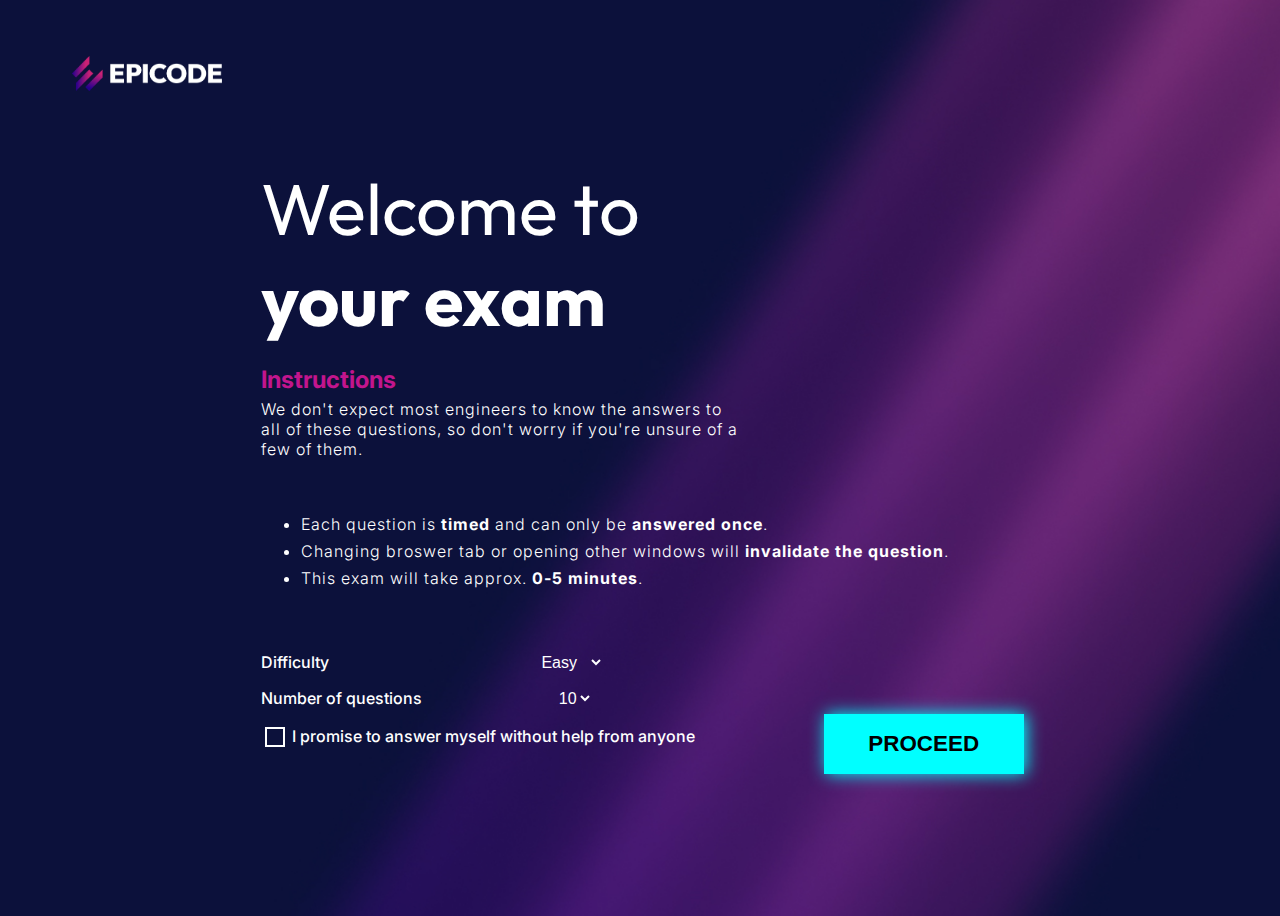
<file: index.html>
<!DOCTYPE html>
<html lang="en">
  <head>
    <meta charset="UTF-8" />
    <meta name="viewport" content="width=device-width, initial-scale=1.0" />
    <link rel="preconnect" href="https://fonts.googleapis.com" />
    <link rel="preconnect" href="https://fonts.gstatic.com" crossorigin />
    <link
      href="https://fonts.googleapis.com/css2?family=Inter:wght@100..900&family=Outfit:wght@100..900&display=swap"
      rel="stylesheet"
    />
    <link rel="stylesheet" href="/assets/css/index.css" />
    <link rel="icon" href="../Bw-1/assets/imgs/quizGameLogo.webp" type="image/svg+xml" />
    <title>•QuizGame•</title>
  </head>

  <body>
    <header>
      <img id="epicodeLogo" src="./assets/imgs/epicode_logo.png" alt="logo epicode" class="epicodeLogo" />
    </header>
    <main>
      <section id="titolo">
        <h1>Welcome to <span>your exam</span></h1>
      </section>
      <h2>Instructions</h2>
      <p>
        We don't expect most engineers to know the answers to all of these questions, so don't worry if you're unsure of
        a few of them.
      </p>

      <ul>
        <li>Each question is <span>timed</span> and can only be <span> answered once</span>.</li>
        <li>
          Changing broswer tab or opening other windows will
          <span>invalidate the question</span>.
        </li>
        <li>This exam will take approx. <span>0-5 minutes</span>.</li>
      </ul>
    </main>
    <form id="form">
      <div>
        <label for="difficulty">Difficulty</label>
        <select name="difficulty" id="diffic">
          <option value="easy">Easy</option>
          <option value="medium">Medium</option>
          <option value="hard">Hard</option>
        </select>
      </div>
      <div>
        <label for="questionNumber">Number of questions</label>
        <select name="questionNumber" id="numQuestions">
          <option value="10">10</option>
          <option value="11">11</option>
          <option value="12">12</option>
          <option value="13">13</option>
          <option value="14">14</option>
          <option value="15">15</option>
          <option value="16">16</option>
          <option value="17">17</option>
          <option value="18">18</option>
          <option value="19">19</option>
          <option value="20">20</option>
        </select>
      </div>
      <div id="checkboxContainer">
        <input type="checkbox" id="checkbox" required />
        <label for="checkbox">I promise to answer myself without help from anyone</label>
        <button id="proceedButton">PROCEED</button>
      </div>
    </form>
    <script src="/assets/JavaScript/index.js"></script>
  </body>
</html>
</file>
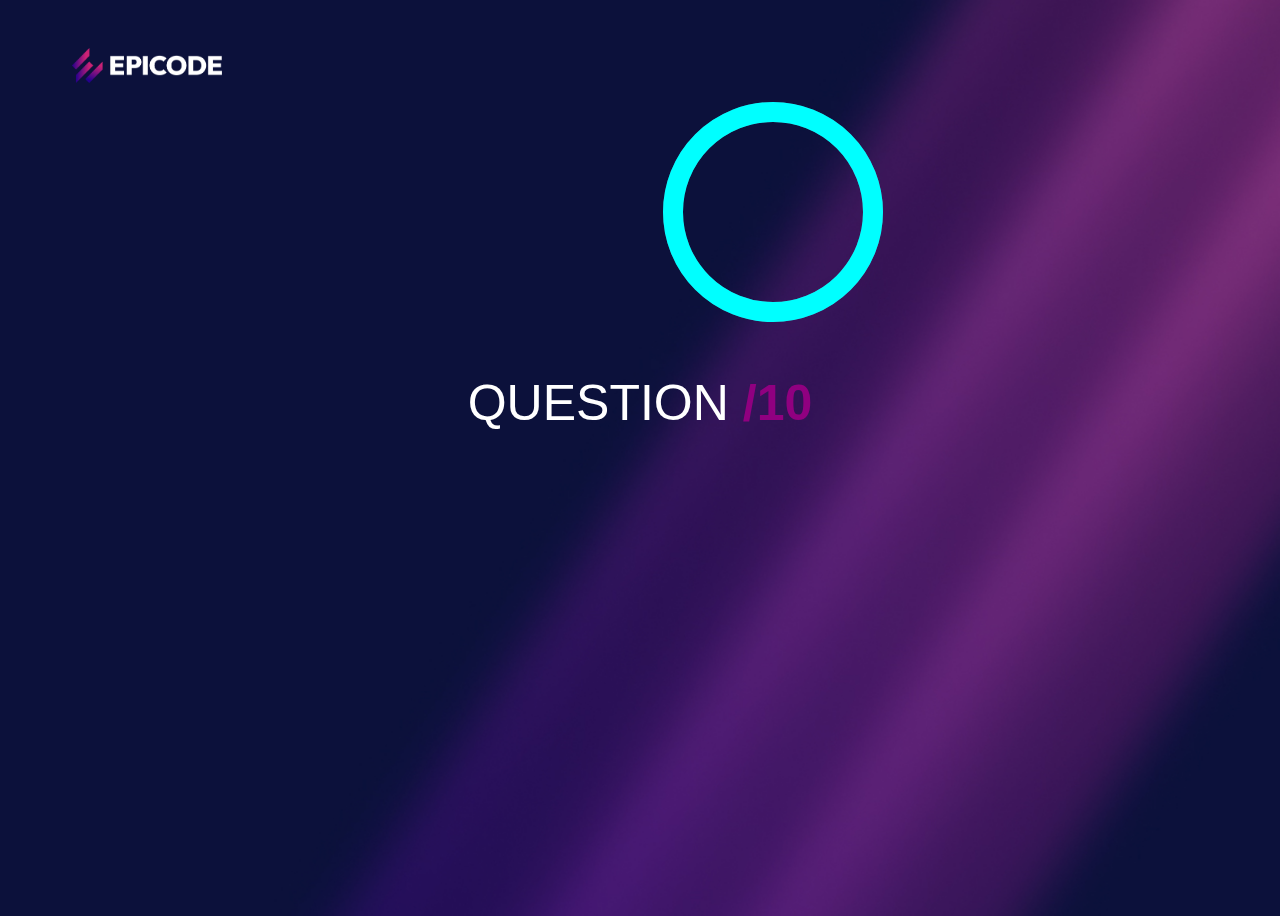
<file: benchmark 2.html>
<!DOCTYPE html>
<html lang="en">
  <head>
    <meta charset="UTF-8" />
    <meta name="viewport" content="width=device-width, initial-scale=1.0" />
    <title>Benchmark</title>
    <link rel="stylesheet" href="./assets/css/benchmark.css" />
  </head>

  <body>
    <header>
      <div id="head">
        <img
          id="epicodeLogo"
          src="./assets/imgs/epicode_logo.png"
          alt="LogoEpicode"
        />

        <div id="circleTimer">
          <svg width="250" height="250">
            <circle class="traccia" r="100" cx="125" cy="125"></circle>
            <circle class="progresso" r="100" cx="125" cy="125"></circle>
          </svg>
        </div>
      </div>
    </header>
    <main>
      <h1 id="domanda"></h1>
      <div id="risposte"></div>
    </main>
    <footer>
      <div id="questionCounter">
        <h1>
          QUESTION <span id="currentQuestionNumber"></span>
          <span id="totalQuestions">/10</span>
        </h1>
      </div>
    </footer>
    <script src="./assets/JavaScript/index.js"></script>
  </body>
</html>
</file>
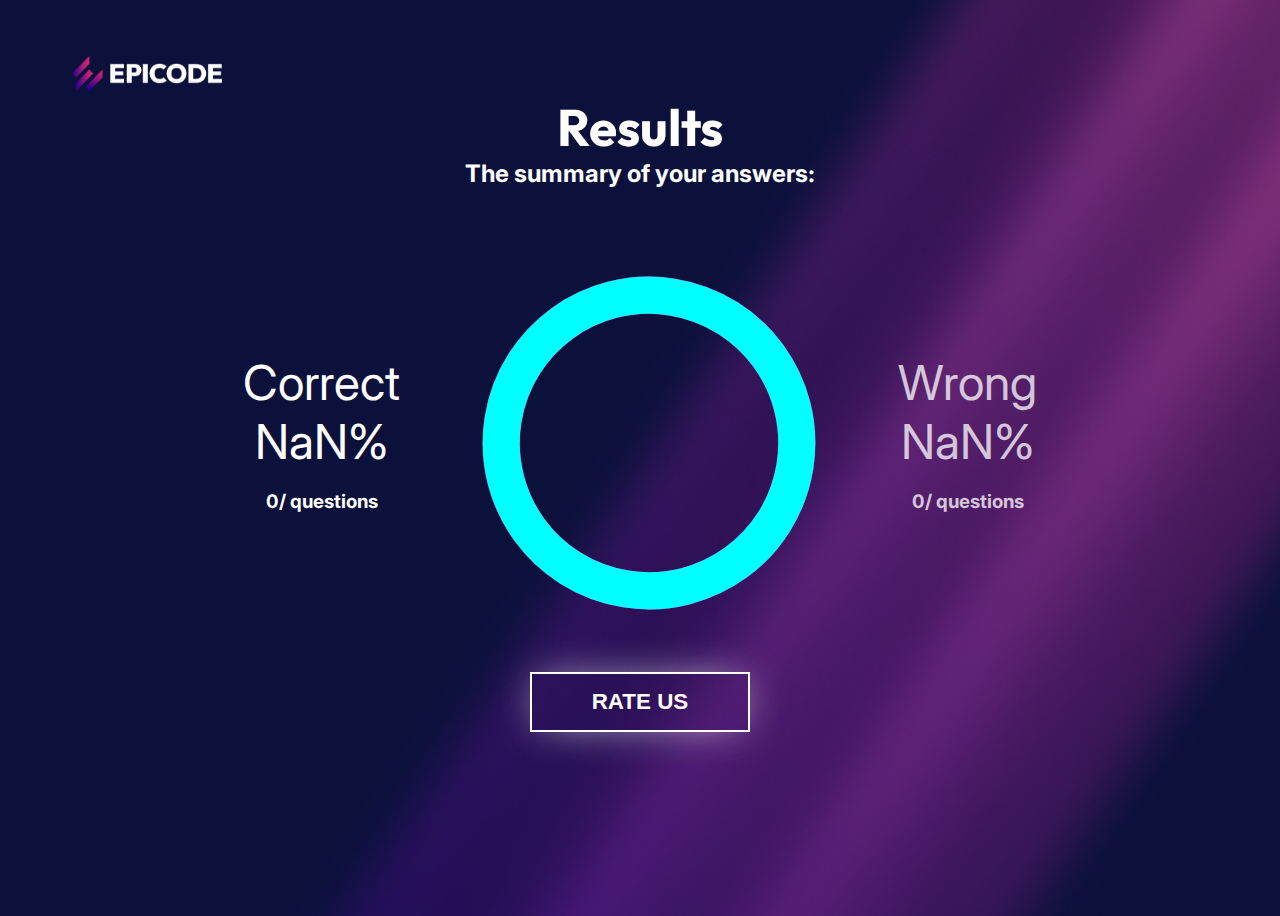
<file: benchmark.html>
<!DOCTYPE html>
<html lang="en">
  <head>
    <meta charset="UTF-8" />
    <meta name="viewport" content="width=device-width, initial-scale=1.0" />
    <link rel="preconnect" href="https://fonts.googleapis.com" />
    <link rel="preconnect" href="https://fonts.gstatic.com" crossorigin />
    <link
      href="https://fonts.googleapis.com/css2?family=Inter:wght@100..900&family=Outfit:wght@100..900&display=swap"
      rel="stylesheet"
    />
    <link rel="stylesheet" href="./assets/css/benchmark.css" />
    <link rel="icon" href="../Bw-1/assets/imgs/quizGameLogo.webp" type="image/svg+xml" />
    <title>•QuizGame•</title>
  </head>

  <body>
    <header>
      <div id="header">
        <img id="epicodeLogo" src="./assets/imgs/epicode_logo.png" alt="LogoEpicode" />
      </div>
    </header>
    <main>
      <section id="timer">
        <svg width="250" height="250">
          <circle class="traccia" r="60" cx="125" cy="125"></circle>
          <circle class="progresso" r="60" cx="125" cy="125"></circle>
          <text id="timerNumerico" x="130" y="137" text-anchor="middle" font-size="40" fill="black"></text>
        </svg>
      </section>
      <h1 id="domanda"></h1>
      <div id="risposte"></div>
    </main>
    <footer>
      <div id="questionCounter">
        <h2 id="contatore">
          QUESTION <span id="currentQuestionNumber"></span>
          <span id="totalQuestions"></span>
        </h2>
      </div>
    </footer>
    <script src="./assets/JavaScript/benchmark.js"></script>
  </body>
</html>
</file>
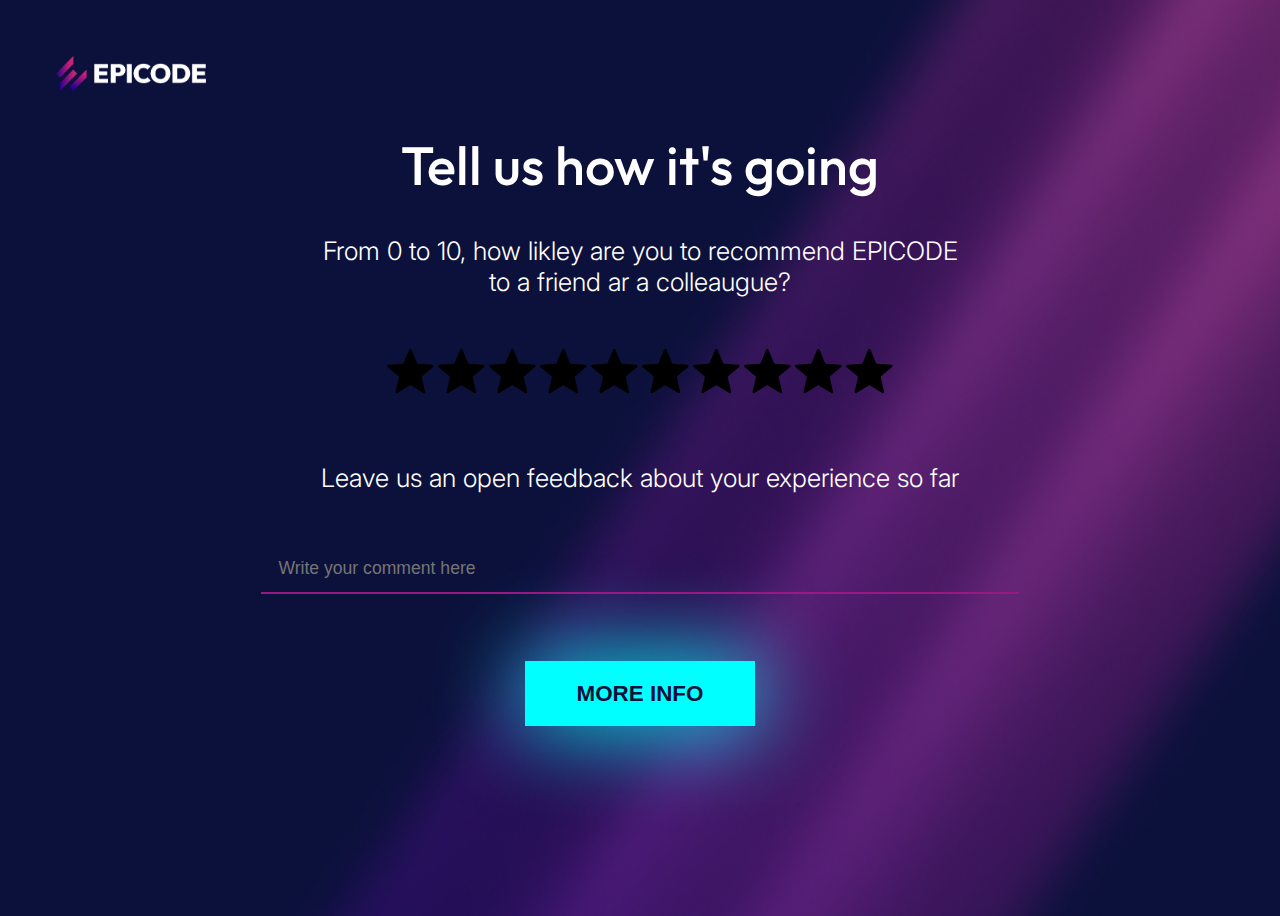
<file: Feedback.html>
<!DOCTYPE html>
<html lang="en">
  <head>
    <meta charset="UTF-8" />
    <meta name="viewport" content="width=device-width, initial-scale=1.0" />
    <link rel="preconnect" href="https://fonts.googleapis.com" />
    <link rel="preconnect" href="https://fonts.gstatic.com" crossorigin />
    <link
      href="https://fonts.googleapis.com/css2?family=Inter:wght@100..900&family=Outfit:wght@100..900&display=swap"
      rel="stylesheet"
    />
    <link rel="stylesheet" href="/assets/css/feedback.css" />
    <link rel="icon" href="../Bw-1/assets/imgs/quizGameLogo.webp" type="image/svg+xml" />
    <title>•QuizGame•</title>
  </head>

  <body>
    <header>
      <img src="assets/imgs/epicode_logo.png" alt="logoEpicode" id="epicodeLogo" />
    </header>
    <div id="pageContainer">
      <section id="titolo">
        <h1>Tell us how it's going</h1>
        <p>From 0 to 10, how likley are you to recommend EPICODE <br />to a friend ar a colleaugue?</p>
      </section>
      <main id="testocentrato">
        <div class="star">
          <svg class="stella" width="47" height="46" viewBox="0 0 47 46" fill="none" xmlns="http://www.w3.org/2000/svg">
            <path
              d="M22.2044 1.55551C22.6143 0.569963 24.0104 0.569964 24.4203 1.55552L29.9874 14.9402C30.1602 15.3557 30.5509 15.6396 30.9994 15.6756L45.4494 16.834C46.5134 16.9193 46.9448 18.2471 46.1341 18.9415L35.1248 28.3722C34.7831 28.6649 34.6338 29.1242 34.7382 29.5619L38.1018 43.6626C38.3494 44.7009 37.2199 45.5215 36.309 44.9651L23.9379 37.4089C23.5538 37.1743 23.0709 37.1743 22.6868 37.4089L10.3157 44.9651C9.40478 45.5215 8.27528 44.7009 8.52295 43.6626L11.8865 29.5619C11.9909 29.1242 11.8416 28.6649 11.4999 28.3722L0.490575 18.9415C-0.320069 18.2471 0.111362 16.9193 1.17535 16.834L15.6253 15.6756C16.0738 15.6396 16.4645 15.3557 16.6374 14.9402L22.2044 1.55551Z"
              fill="#000"
            />
          </svg>
          <svg class="stella" width="47" height="46" viewBox="0 0 47 46" fill="none" xmlns="http://www.w3.org/2000/svg">
            <path
              d="M22.2044 1.55551C22.6143 0.569963 24.0104 0.569964 24.4203 1.55552L29.9874 14.9402C30.1602 15.3557 30.5509 15.6396 30.9994 15.6756L45.4494 16.834C46.5134 16.9193 46.9448 18.2471 46.1341 18.9415L35.1248 28.3722C34.7831 28.6649 34.6338 29.1242 34.7382 29.5619L38.1018 43.6626C38.3494 44.7009 37.2199 45.5215 36.309 44.9651L23.9379 37.4089C23.5538 37.1743 23.0709 37.1743 22.6868 37.4089L10.3157 44.9651C9.40478 45.5215 8.27528 44.7009 8.52295 43.6626L11.8865 29.5619C11.9909 29.1242 11.8416 28.6649 11.4999 28.3722L0.490575 18.9415C-0.320069 18.2471 0.111362 16.9193 1.17535 16.834L15.6253 15.6756C16.0738 15.6396 16.4645 15.3557 16.6374 14.9402L22.2044 1.55551Z"
              fill="#000"
            />
          </svg>
          <svg class="stella" width="47" height="46" viewBox="0 0 47 46" fill="none" xmlns="http://www.w3.org/2000/svg">
            <path
              d="M22.2044 1.55551C22.6143 0.569963 24.0104 0.569964 24.4203 1.55552L29.9874 14.9402C30.1602 15.3557 30.5509 15.6396 30.9994 15.6756L45.4494 16.834C46.5134 16.9193 46.9448 18.2471 46.1341 18.9415L35.1248 28.3722C34.7831 28.6649 34.6338 29.1242 34.7382 29.5619L38.1018 43.6626C38.3494 44.7009 37.2199 45.5215 36.309 44.9651L23.9379 37.4089C23.5538 37.1743 23.0709 37.1743 22.6868 37.4089L10.3157 44.9651C9.40478 45.5215 8.27528 44.7009 8.52295 43.6626L11.8865 29.5619C11.9909 29.1242 11.8416 28.6649 11.4999 28.3722L0.490575 18.9415C-0.320069 18.2471 0.111362 16.9193 1.17535 16.834L15.6253 15.6756C16.0738 15.6396 16.4645 15.3557 16.6374 14.9402L22.2044 1.55551Z"
              fill="#000"
            />
          </svg>
          <svg class="stella" width="47" height="46" viewBox="0 0 47 46" fill="none" xmlns="http://www.w3.org/2000/svg">
            <path
              d="M22.2044 1.55551C22.6143 0.569963 24.0104 0.569964 24.4203 1.55552L29.9874 14.9402C30.1602 15.3557 30.5509 15.6396 30.9994 15.6756L45.4494 16.834C46.5134 16.9193 46.9448 18.2471 46.1341 18.9415L35.1248 28.3722C34.7831 28.6649 34.6338 29.1242 34.7382 29.5619L38.1018 43.6626C38.3494 44.7009 37.2199 45.5215 36.309 44.9651L23.9379 37.4089C23.5538 37.1743 23.0709 37.1743 22.6868 37.4089L10.3157 44.9651C9.40478 45.5215 8.27528 44.7009 8.52295 43.6626L11.8865 29.5619C11.9909 29.1242 11.8416 28.6649 11.4999 28.3722L0.490575 18.9415C-0.320069 18.2471 0.111362 16.9193 1.17535 16.834L15.6253 15.6756C16.0738 15.6396 16.4645 15.3557 16.6374 14.9402L22.2044 1.55551Z"
              fill="#000"
            />
          </svg>
          <svg class="stella" width="47" height="46" viewBox="0 0 47 46" fill="none" xmlns="http://www.w3.org/2000/svg">
            <path
              d="M22.2044 1.55551C22.6143 0.569963 24.0104 0.569964 24.4203 1.55552L29.9874 14.9402C30.1602 15.3557 30.5509 15.6396 30.9994 15.6756L45.4494 16.834C46.5134 16.9193 46.9448 18.2471 46.1341 18.9415L35.1248 28.3722C34.7831 28.6649 34.6338 29.1242 34.7382 29.5619L38.1018 43.6626C38.3494 44.7009 37.2199 45.5215 36.309 44.9651L23.9379 37.4089C23.5538 37.1743 23.0709 37.1743 22.6868 37.4089L10.3157 44.9651C9.40478 45.5215 8.27528 44.7009 8.52295 43.6626L11.8865 29.5619C11.9909 29.1242 11.8416 28.6649 11.4999 28.3722L0.490575 18.9415C-0.320069 18.2471 0.111362 16.9193 1.17535 16.834L15.6253 15.6756C16.0738 15.6396 16.4645 15.3557 16.6374 14.9402L22.2044 1.55551Z"
              fill="#000"
            />
          </svg>
          <svg class="stella" width="47" height="46" viewBox="0 0 47 46" fill="none" xmlns="http://www.w3.org/2000/svg">
            <path
              d="M22.2044 1.55551C22.6143 0.569963 24.0104 0.569964 24.4203 1.55552L29.9874 14.9402C30.1602 15.3557 30.5509 15.6396 30.9994 15.6756L45.4494 16.834C46.5134 16.9193 46.9448 18.2471 46.1341 18.9415L35.1248 28.3722C34.7831 28.6649 34.6338 29.1242 34.7382 29.5619L38.1018 43.6626C38.3494 44.7009 37.2199 45.5215 36.309 44.9651L23.9379 37.4089C23.5538 37.1743 23.0709 37.1743 22.6868 37.4089L10.3157 44.9651C9.40478 45.5215 8.27528 44.7009 8.52295 43.6626L11.8865 29.5619C11.9909 29.1242 11.8416 28.6649 11.4999 28.3722L0.490575 18.9415C-0.320069 18.2471 0.111362 16.9193 1.17535 16.834L15.6253 15.6756C16.0738 15.6396 16.4645 15.3557 16.6374 14.9402L22.2044 1.55551Z"
              fill="#000"
            />
          </svg>
          <svg class="stella" width="47" height="46" viewBox="0 0 47 46" fill="none" xmlns="http://www.w3.org/2000/svg">
            <path
              d="M22.2044 1.55551C22.6143 0.569963 24.0104 0.569964 24.4203 1.55552L29.9874 14.9402C30.1602 15.3557 30.5509 15.6396 30.9994 15.6756L45.4494 16.834C46.5134 16.9193 46.9448 18.2471 46.1341 18.9415L35.1248 28.3722C34.7831 28.6649 34.6338 29.1242 34.7382 29.5619L38.1018 43.6626C38.3494 44.7009 37.2199 45.5215 36.309 44.9651L23.9379 37.4089C23.5538 37.1743 23.0709 37.1743 22.6868 37.4089L10.3157 44.9651C9.40478 45.5215 8.27528 44.7009 8.52295 43.6626L11.8865 29.5619C11.9909 29.1242 11.8416 28.6649 11.4999 28.3722L0.490575 18.9415C-0.320069 18.2471 0.111362 16.9193 1.17535 16.834L15.6253 15.6756C16.0738 15.6396 16.4645 15.3557 16.6374 14.9402L22.2044 1.55551Z"
              fill="#000"
            />
          </svg>
          <svg class="stella" width="47" height="46" viewBox="0 0 47 46" fill="none" xmlns="http://www.w3.org/2000/svg">
            <path
              d="M22.2044 1.55551C22.6143 0.569963 24.0104 0.569964 24.4203 1.55552L29.9874 14.9402C30.1602 15.3557 30.5509 15.6396 30.9994 15.6756L45.4494 16.834C46.5134 16.9193 46.9448 18.2471 46.1341 18.9415L35.1248 28.3722C34.7831 28.6649 34.6338 29.1242 34.7382 29.5619L38.1018 43.6626C38.3494 44.7009 37.2199 45.5215 36.309 44.9651L23.9379 37.4089C23.5538 37.1743 23.0709 37.1743 22.6868 37.4089L10.3157 44.9651C9.40478 45.5215 8.27528 44.7009 8.52295 43.6626L11.8865 29.5619C11.9909 29.1242 11.8416 28.6649 11.4999 28.3722L0.490575 18.9415C-0.320069 18.2471 0.111362 16.9193 1.17535 16.834L15.6253 15.6756C16.0738 15.6396 16.4645 15.3557 16.6374 14.9402L22.2044 1.55551Z"
              fill="#000"
            />
          </svg>
          <svg class="stella" width="47" height="46" viewBox="0 0 47 46" fill="none" xmlns="http://www.w3.org/2000/svg">
            <path
              d="M22.2044 1.55551C22.6143 0.569963 24.0104 0.569964 24.4203 1.55552L29.9874 14.9402C30.1602 15.3557 30.5509 15.6396 30.9994 15.6756L45.4494 16.834C46.5134 16.9193 46.9448 18.2471 46.1341 18.9415L35.1248 28.3722C34.7831 28.6649 34.6338 29.1242 34.7382 29.5619L38.1018 43.6626C38.3494 44.7009 37.2199 45.5215 36.309 44.9651L23.9379 37.4089C23.5538 37.1743 23.0709 37.1743 22.6868 37.4089L10.3157 44.9651C9.40478 45.5215 8.27528 44.7009 8.52295 43.6626L11.8865 29.5619C11.9909 29.1242 11.8416 28.6649 11.4999 28.3722L0.490575 18.9415C-0.320069 18.2471 0.111362 16.9193 1.17535 16.834L15.6253 15.6756C16.0738 15.6396 16.4645 15.3557 16.6374 14.9402L22.2044 1.55551Z"
              fill="#000"
            />
          </svg>
          <svg class="stella" width="47" height="46" viewBox="0 0 47 46" fill="none" xmlns="http://www.w3.org/2000/svg">
            <path
              d="M22.2044 1.55551C22.6143 0.569963 24.0104 0.569964 24.4203 1.55552L29.9874 14.9402C30.1602 15.3557 30.5509 15.6396 30.9994 15.6756L45.4494 16.834C46.5134 16.9193 46.9448 18.2471 46.1341 18.9415L35.1248 28.3722C34.7831 28.6649 34.6338 29.1242 34.7382 29.5619L38.1018 43.6626C38.3494 44.7009 37.2199 45.5215 36.309 44.9651L23.9379 37.4089C23.5538 37.1743 23.0709 37.1743 22.6868 37.4089L10.3157 44.9651C9.40478 45.5215 8.27528 44.7009 8.52295 43.6626L11.8865 29.5619C11.9909 29.1242 11.8416 28.6649 11.4999 28.3722L0.490575 18.9415C-0.320069 18.2471 0.111362 16.9193 1.17535 16.834L15.6253 15.6756C16.0738 15.6396 16.4645 15.3557 16.6374 14.9402L22.2044 1.55551Z"
              fill="#000"
            />
          </svg>
        </div>
        <section id="comment">
          <p>Leave us an open feedback about your experience so far</p>
        </section>
        <form id="form">
          <input id="input" type="text" required placeholder="Write your comment here" />
          <button id="button"><b>MORE INFO</b></button>
        </form>
      </main>
    </div>

    <script src="assets/JavaScript/feedback.js"></script>
  </body>
</html>
</file>
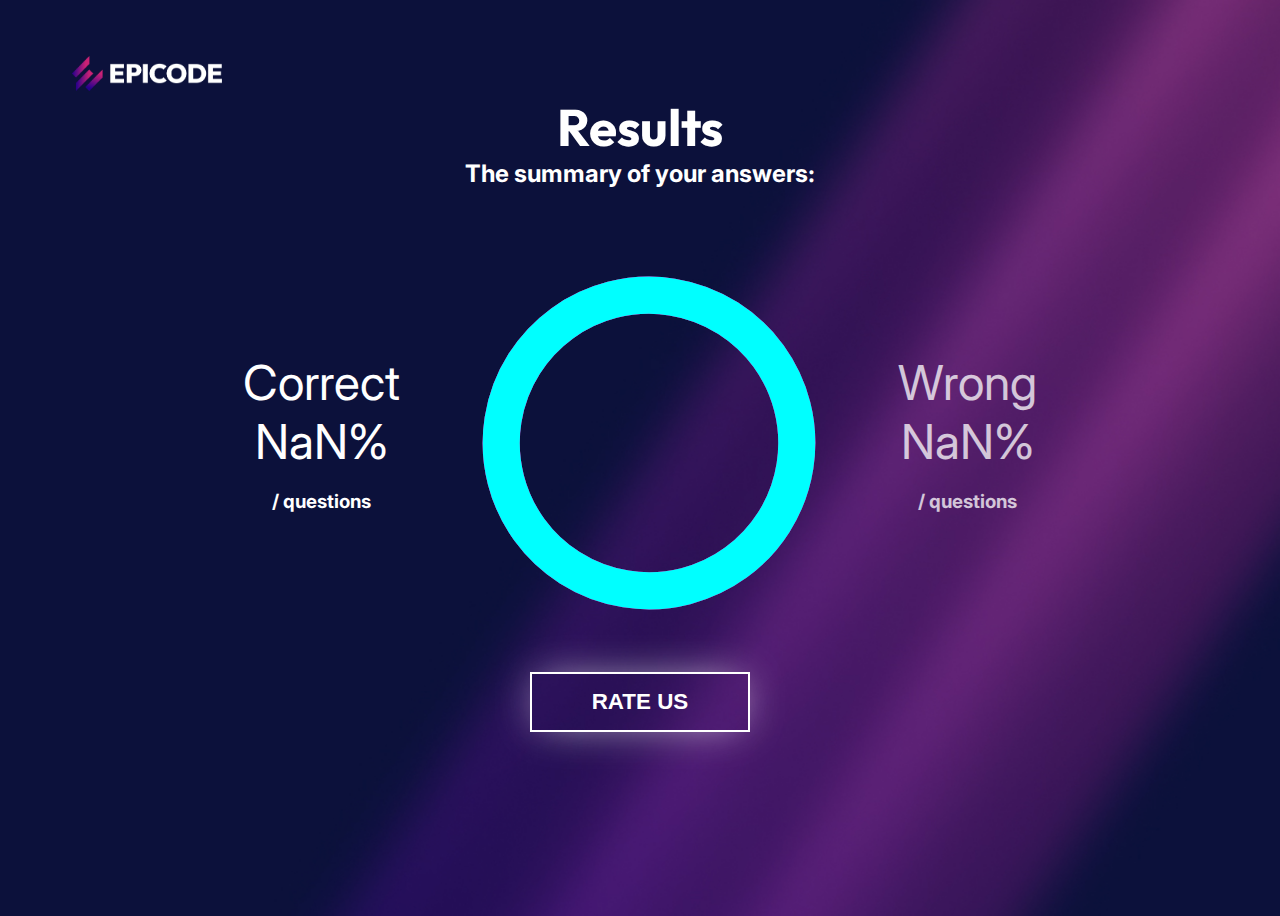
<file: resultPage.html>
<!DOCTYPE html>
<html lang="en">
  <head>
    <meta charset="UTF-8" />
    <meta name="viewport" content="width=device-width, initial-scale=1.0" />
    <link rel="stylesheet" href="./assets/css/resultPage.css" />
    <link rel="preconnect" href="https://fonts.googleapis.com" />
    <link rel="preconnect" href="https://fonts.gstatic.com" crossorigin />
    <link
      href="https://fonts.googleapis.com/css2?family=Inter:wght@100..900&family=Outfit:wght@100..900&display=swap"
      rel="stylesheet"
    />
    <link rel="stylesheet" href="./assets/css/resultPage.css" />
    <link rel="icon" href="../Bw-1/assets/imgs/quizGameLogo.webp" type="image/svg+xml" />
    <title>•QuizGame•</title>
  </head>

  <body>
    <header>
      <img src="/assets/imgs/epicode_logo.png" alt="logo epicode" id="epicodeLogo" />
    </header>
    <section id="titolo">
      <h1>Results</h1>
      <h2>The summary of your answers:</h2>
    </section>
    <main>
      <section class="blocchi" id="correct">
        <p>Correct</p>
        <p id="correctAnswersPercentage"></p>
        <h3>
          <span id="correctAnswersNumber"></span>/<span class="totalQuestionNumber"></span>
          questions
        </h3>
      </section>
      <section class="blocchi" id="torta">
        <div class="donut-container">
          <svg width="390px" height="60%" viewBox="0 0 42 42" class="donut">
            <circle class="donut-hole" cx="21" cy="21" r="15.91549430918954" fill="transparent"></circle>
            <circle
              class="donut-ring"
              cx="21"
              cy="21"
              r="15.91549430918954"
              fill="transparent"
              stroke="rgb(210, 0, 148)"
              stroke-width="4"
            ></circle>
            <circle
              id="wrongPercentage"
              class="donut-segment"
              cx="21"
              cy="21"
              r="15.91549430918954"
              fill="transparent"
              stroke="rgb(210, 0, 148)"
              stroke-width="4"
              stroke-dasharray="85 15"
              stroke-dashoffset="25"
            ></circle>
            <circle
              id="correctPercentage"
              class="donut-segment"
              cx="21"
              cy="21"
              r="15.91549430918954"
              fill="transparent"
              stroke="rgb(0, 255, 255)"
              stroke-width="4"
              stroke-dasharray=""
              stroke-dashoffset="40"
            ></circle>
            <text id="chartResultTest" x="50%" y="50%" text-anchor="middle"></text>
          </svg>
        </div>
      </section>
      <section class="blocchi" id="wrong">
        <p>Wrong</p>
        <p id="wrongAnswersPercentage"></p>
        <h3>
          <span id="wrongAnswersNumber"></span>/<span class="totalQuestionNumber"></span>
          questions
        </h3>
      </section>
    </main>
    <footer>
      <button id="rateUsButton">RATE US</button>
    </footer>
    <script src="./assets/JavaScript/results.js"></script>
  </body>
</html>
</file>
<file: assets/css/index.css>
body {
  background-image: url("../imgs/bg.jpg");
  background-size: cover;
  font-family: "Inter", sans-serif;
  font-size: 16px;
  color: white;
  height: 100vh;
}

#epicodeLogo { /* queste regole sono per il logo, ho messo un id di prova, margini da aggiustare una volta che abbiamo le pagine complete */
  width: 150px;  
  margin-top: 3em;
  margin-left: 4em;
}

#titolo {
  width:400px ;
  margin-top: 9%;
  margin-bottom: 2%;
}

h1 {
  font-family: "Outfit", sans-serif;
  font-size: 4.5em;
  font-weight: 400;
  margin: 0;
  
}

main, form {
  width: 60%;
  margin: auto;
}
main p {
  width: 480px;
  margin-bottom: 3em;
  margin-top: 5px;
  font-weight: 300;
  letter-spacing: 1px;
}

li {
  padding-top: 1%;
  font-weight: 300;
  letter-spacing: 1px;
}



h2 {
  color: rgb(194, 21, 141);
  margin-bottom: 0;
  
}

form {
  margin-top: 4em;
}

label {
  margin-right: 17%;
  font-weight: 500;
}

button {
  background-color: #00FFFF;
  border-color: #00FFFF;
  box-shadow: 2px 0px 16px 0px #00FFFF;
  height: 60px;
  width: 200px;
  border-style: none;
  font-size: 1.4em;
  font-weight: 700;
}

a {
  text-decoration: none;
  color: black;
}

a:visited {
  text-decoration: none;
  color: black;
}

span{
  font-weight: 700;
}
#proceedButton{
  position: absolute;
  bottom: 14vh;
  
}


button:hover{
  cursor: pointer;
}

input[type="checkbox"] {
  appearance: none;
  -webkit-appearance: none;
  -moz-appearance: none;
  width: 20px;
  height: 20px;
  border: 2px solid white;
  background-color: transparent;
  cursor: pointer;
  position: relative;
  vertical-align: middle;
}

input[type="checkbox"]:checked {
  background-color: transparent; 
}

input[type="checkbox"]:hover{
  cursor: pointer;
}

input[type="checkbox"]:checked::after {
  content: " ";
  position: absolute;
  left: 4px;
  bottom: 3px;
  width: 3px;
  height: 9px;
  border: solid rgb(194, 21, 141);
  border-width: 0 5px 5px 0;
  transform: rotate(45deg);
  background-color: transparent;
}

select {
  background-color: transparent;
  color: white;
  border: none;
  border-radius: 35px;
  text-align: center;
  margin-bottom: 1em;
  font-size: 16px;
}

select:hover {
  background: rgb(144,0,128);
  background: linear-gradient(207deg, rgba(144,0,128,1) 0%, rgba(210,0,148,1) 100%);
}

#diffic {
  margin-left: 65px;
}

#checkboxContainer {
  margin-top: 3em;
  display: inline;
}
</file>
<file: assets/css/benchmark.css>
body {
    background-image: url(../imgs/bg.jpg);
    background-size: cover;
    background-repeat: no-repeat;
    font-family: "Inter", sans-serif;
    font-size: 16px;
    color: white;
    height: 100vh;
}

header{
    width: 40%;
    padding-top: 40px;
}

#epicodeLogo { /* queste regole sono per il logo, ho messo un id di prova, margini da aggiustare una volta che abbiamo le pagine complete */
    width: 150px;
    margin-left: 4em; 
}  

h1 {
    font-family: "Outfit", sans-serif;
    font-size: 50px;
    font-weight: 200;
    margin-top: -40px;
    height: auto;
    width: 70%;
    margin-left: auto;
    margin-right: auto;    
}

span{
    font-weight: bold;
}


main,footer{
    text-align: center;
    width: 75%;
    margin: auto;
}
.button {
    width: 370px;
    height: 5em;
    background-color: rgba(255, 255, 255, 0.076);
    border-radius: 50px 50px 50px 50px; 
    box-shadow:  -1px -2px 3px -3px #FFFFFF;
    cursor: pointer;
    color: white;
    transition: all 0.3s;   
    margin: 1em; 
}
.button:hover {
    background: rgb(144,0,128);
}

#totalQuestions{
    color: rgb(144,0,128);
    color: linear-gradient(207deg, rgba(144,0,128,1) 0%, rgba(210,0,148,1) 100%);
}

.traccia{
    stroke: lightgray;
    fill: none;
    stroke-width: 20;
    opacity: 0.3;
    
}
.progresso{
    fill: none;
    stroke: aqua;
    stroke-width: 20;
    
    transform: rotate(-90deg);
    transform-origin: 50% 50%;
}
#circleTimer{
    width: 40%;
}
#circleTimer svg{
margin-left: 40em;

}
.progresso{
    width: 50px;
}
#contatore{
    margin-top: 3em;
    padding: 0;
    font-family: "Outfit", sans-serif;
    font-weight: 400;
    font-size: 1.2em;
}

#timer{
    position: relative;
    margin: 0 auto;
    left: 150px;
    bottom: 90px;
    height: 190px;  
}
#timerNumerico {
    fill: white;
}

svg {
    margin-left: 65%;
    margin-bottom: 2.5em;
}
</file>
<file: assets/css/feedback.css>
body {
    background-image: url(../imgs/bg.jpg);
    background-size: cover;
    font-family: "Inter", sans-serif;
    font-size: 16px;
    color: white;
    height: 100vh;
}

h1 {
    font-family: "Outfit", sans-serif;
    font-size: 54px;
    font-weight: 500;
    text-align: center;
}
p {
    text-align: center;
    margin-bottom: 2em;
    font-size: 1.6em;
    font-weight: 300;
}
#epicodeLogo { /* queste regole sono per il logo, ho messo un id di prova, margini da aggiustare una volta che abbiamo le pagine complete */
    width: 150px;
    margin-left: 3em;
    margin-top: 3em;
}
#form{
    display: block;
    text-align: center;

}

.star{
    text-align: center;
    margin-bottom: 4em;
}

#comment{
    text-align: center;
    
}

#input{
    width: 60%;
    height: 50px;
    background-color: transparent;
    border: 0;
    border-bottom: 2px solid #9a1884;
    color: antiquewhite;
    padding-left: 1em;
    box-sizing: border-box;
    font-size: 1.1em;
}

#button{
    width: 230px;
    height: 65px;
    display: block;
    margin-left: auto;
    margin-right: auto;
    margin-top: 3em;
    background-color: rgb(0, 255, 255);
    border: none;
    box-shadow: 0px 0px 89px 0px rgb(0, 255, 255);
    font-size: 1.4em;
    color: rgb(11, 17, 58);
}
#button:hover{
    cursor: pointer;
    color: #9a1884;
    box-shadow: 0px 0px 89px -10px rgb(0, 255, 255);
    
}
a{
    text-decoration: none;
}

.votata{
    color: white;
}

.feedbackMessage {
    text-align: center;
    width: 50%;
    margin: auto;
    margin-top: auto;
    margin-top: 22vh;
    font-size: 45px;
}
</file>
<file: assets/css/resultPage.css>
body {
    background-image: url(../imgs/bg.jpg);
    background-size: cover;
    font-family: "Inter", sans-serif;
    font-size: 16px;
    color: white ;
    height: 100vh;
}

h1 {
    font-family: "Outfit", sans-serif;
    font-size: 3.2em;
    font-weight: 700;
}
#torta{
    margin-bottom: 0;
    height: 50%;
}

#epicodeLogo { /* queste regole sono per il logo, ho messo un id di prova, margini da aggiustare una volta che abbiamo le pagine complete */
    width: 150px;
    margin-left: 4em;
    margin-top: 3em;
}
#titolo{
    text-align: center;    
}
#titolo h1 , h2{
    margin: 0;
}
main{
    text-align: center;
    margin-top: 4%;
    
    
}
.blocchi{
    display: inline-block;
    
    
}
#correct{
    position: relative;
    bottom: 140px;
    right: 50px;
}
#wrong{
    position: relative;
    bottom: 140px;
    left: 50px;
}

footer{
    text-align: center;
}
button{
    background-color: transparent;
    border: solid 2px white;
    height: 60px;
    width: 220px;
    color: white;
    font-size: 1.4em;
    font-weight: 600;
    box-shadow: 0px 0px 43px -10px rgba(255,255,255,0.75);
-webkit-box-shadow: px 0px 68px -11px rgba(255, 255, 255, 0.75);
-moz-box-shadow: 0px 0px 43px -1px rgba(255,255,255,0.75);
    margin-bottom: 70px;   
}
button:hover{
    cursor: pointer;
    -webkit-box-shadow: -12px 4px 20px -6px rgba(250,250,250,1);
    -moz-box-shadow: -2px 4px 20px -6px rgba(250,250,250,1);
    box-shadow: -2px 4px 20px -6px rgba(250,250,250,1);
  }
#correct p{
    font-size: 3em;
    margin: 0;   
}
#wrong p{
    font-size: 3em;
    margin: 0;
}

#wrong {
    opacity: 75%;   
}

a{
    text-decoration: none;
    color: white;
}
.donut-container {
    position: relative;
    width: 390px;
    height: 410px;
    margin: 0 auto;
}


.donut {
    top: 21%;
    left: 50%;
    width: 100%;
    height: 100%;
    rotate: -306deg;
}


.donut text {
    /* font-size: 0.6em; */
    fill: white;
    /* text-anchor: middle; */
    
}

text {
    rotate: -54deg;
}
</file>
